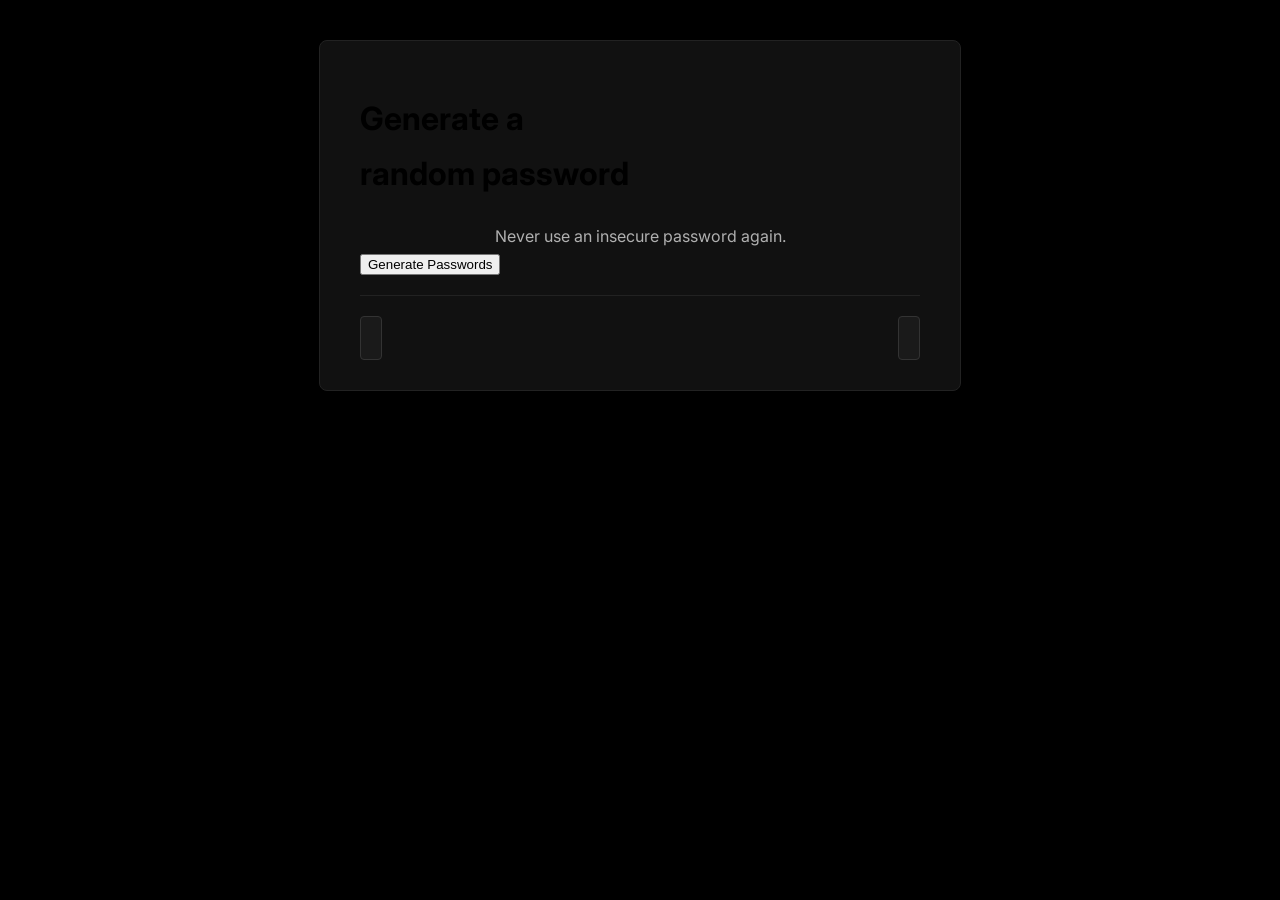
<file: Index.html>
<!-- Head -->
<html>
    <head>
        <meta name="viewport" content="width=device-width, initial-scale=1.0">
        <link rel="stylesheet" href="style.css">

        <!-- Fonts -->
        <link rel="preconnect" href="https://fonts.googleapis.com">
        <link rel="preconnect" href="https://fonts.gstatic.com" crossorigin>
        <link href="https://fonts.googleapis.com/css2?family=Happy+Monkey&family=Karla:wght@600;800&family=Orbitron&display=swap" rel="stylesheet">
        <link rel="preconnect" href="https://fonts.googleapis.com">
        <link rel="preconnect" href="https://fonts.googleapis.com">
        <link rel="preconnect" href="https://fonts.gstatic.com" crossorigin>
        <link href="https://fonts.googleapis.com/css2?family=Happy+Monkey&family=Inter:wght@200;300&family=Karla:wght@600;800&family=Orbitron&display=swap" rel="stylesheet">
    </head>

    <!-- Body -->
    <body>
        <div id="wrapper">

            <!-- Title -->
            <h1>Generate a<br><span>random password</span></h1>
            <p id="description">Never use an insecure password again.</p>

            <!-- Generate Button -->
            <button onclick="generate_password(16)">Generate Passwords</button>
            <hr>

            <!-- Password Output -->
            <div id="container">
                <p id="password_1_el" class="output_display"></p>
                <p id="password_2_el" class="output_display"></p>
            </div>
        </div>
        <script src="script.js"></script>
    </body>
</html>
</file>
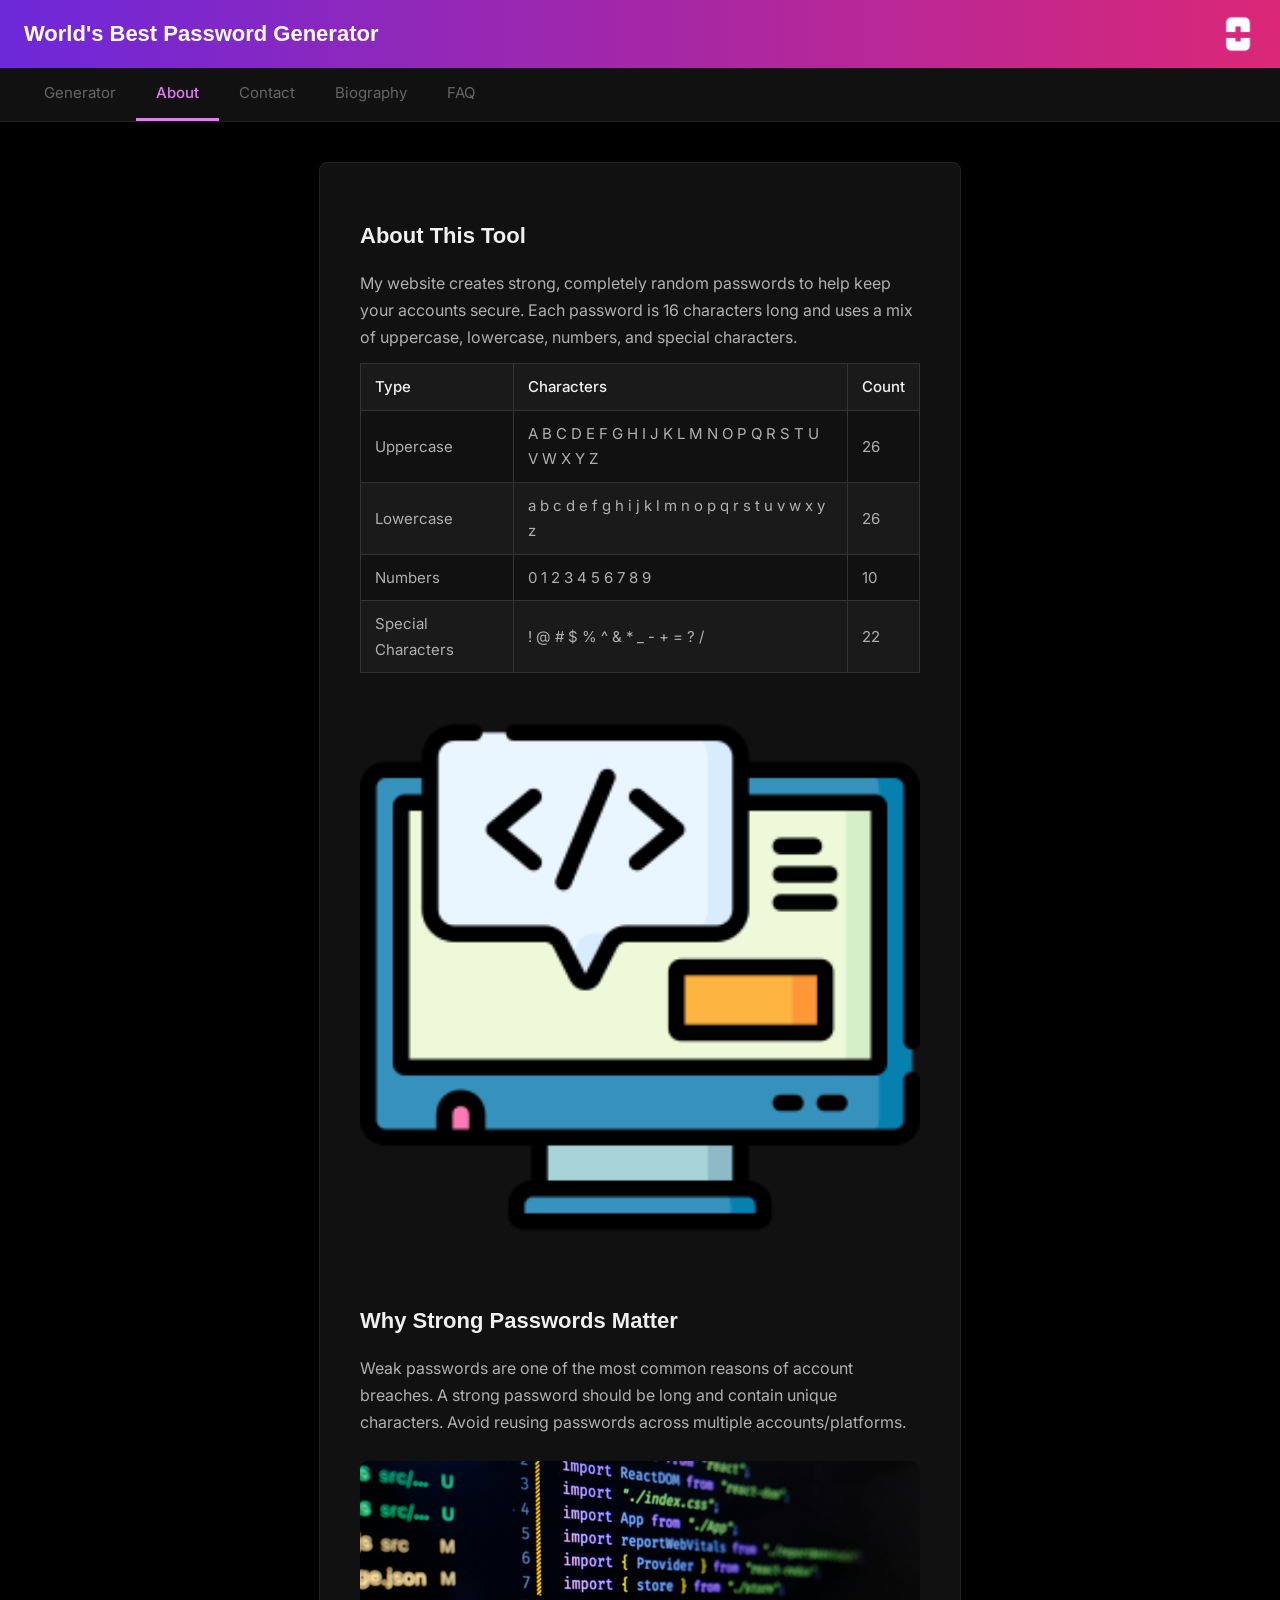
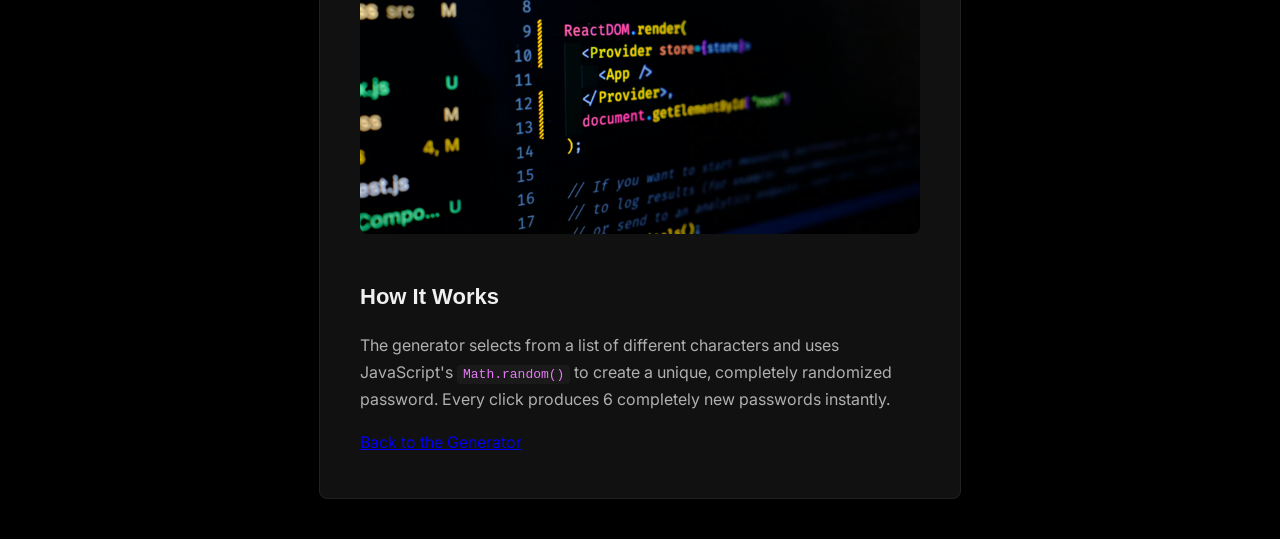
<file: about.html>
<!DOCTYPE html>
<html lang="en">
    <head>
        <meta name="viewport" content="width=device-width, initial-scale=1.0">
        <meta name="description" content="about the website">
        <title>About - Password Generator</title>
        <link rel="stylesheet" href="style.css">

        <!-- Fonts -->
        <link rel="preconnect" href="https://fonts.googleapis.com">
        <link rel="preconnect" href="https://fonts.gstatic.com" crossorigin>
        <link href="https://fonts.googleapis.com/css2?family=Happy+Monkey&family=Karla:wght@600;800&family=Orbitron&display=swap" rel="stylesheet">
        <link rel="preconnect" href="https://fonts.googleapis.com">
        <link rel="preconnect" href="https://fonts.gstatic.com" crossorigin>
        <link href="https://fonts.googleapis.com/css2?family=Happy+Monkey&family=Inter:wght@200;300&family=Karla:wght@600;800&family=Orbitron&display=swap" rel="stylesheet">
    </head>
    <body>
        <div id="banner">
            <a href="index.html"><h1>World's Best Password Generator</h1><img src="Logo.png" alt="Password Generator Logo" id="logo"></a>
        </div>

        <!-- Nav -->
        <nav id="navbar">
            <a href="index.html" class="nav-link">Generator</a>
            <a href="about.html" class="nav-link active">About</a>
            <a href="contact.html" class="nav-link">Contact</a>
            <a href="biography.html" class="nav-link">Biography</a>
            <a href="faq.html" class="nav-link">FAQ</a>
        </nav>

        <!-- Main Content -->
        <div id="wrapper">
            
            <h2 class="page-heading">About This Tool</h2>
            <p class="page-text">My website creates strong, completely random passwords to help keep your accounts secure. Each password is 16 characters long and uses a mix of uppercase, lowercase, numbers, and special characters.</p>
            
            <table class="page-table">
                <thead>
                    <tr>
                        <th>Type</th>
                        <th>Characters</th>
                        <th>Count</th>
                    </tr>
                </thead>
                <tbody>
                    <tr>
                        <td>Uppercase</td>
                        <td>A B C D E F G H I J K L M N O P Q R S T U V W X Y Z</td>
                        <td>26</td>
                    </tr>
                    <tr>
                        <td>Lowercase</td>
                        <td>a b c d e f g h i j k l m n o p q r s t u v w x y z</td>
                        <td>26</td>
                    </tr>
                    <tr>
                        <td>Numbers</td>
                        <td>0 1 2 3 4 5 6 7 8 9</td>
                        <td>10</td>
                    </tr>
                    <tr>
                        <td>Special Characters</td>
                        <td>! @ # $ % ^ & * _ - + = ? /</td>
                        <td>22</td>
                    </tr>
                </tbody>
            </table>

            <img class="page-image" src="code-icon.png" alt="Computer with code icon">

            <h2 class="page-heading">Why Strong Passwords Matter</h2>
            <p class="page-text">Weak passwords are one of the most common reasons of account breaches. A strong password should be long and contain unique characters. Avoid reusing passwords across multiple accounts/platforms.</p>

            <img class="page-image" src="password-security.avif" alt="Code on a screen">

            <h2 class="page-heading">How It Works</h2>
            <p class="page-text">The generator selects from a list of different characters and uses JavaScript's <code>Math.random()</code> to create a unique, completely randomized password. Every click produces 6 completely new passwords instantly.</p>

            <p class="page-text"><a href="index.html">Back to the Generator</a></p>

        </div>

        <script src="script.js"></script>
    </body>
</html>
</file>
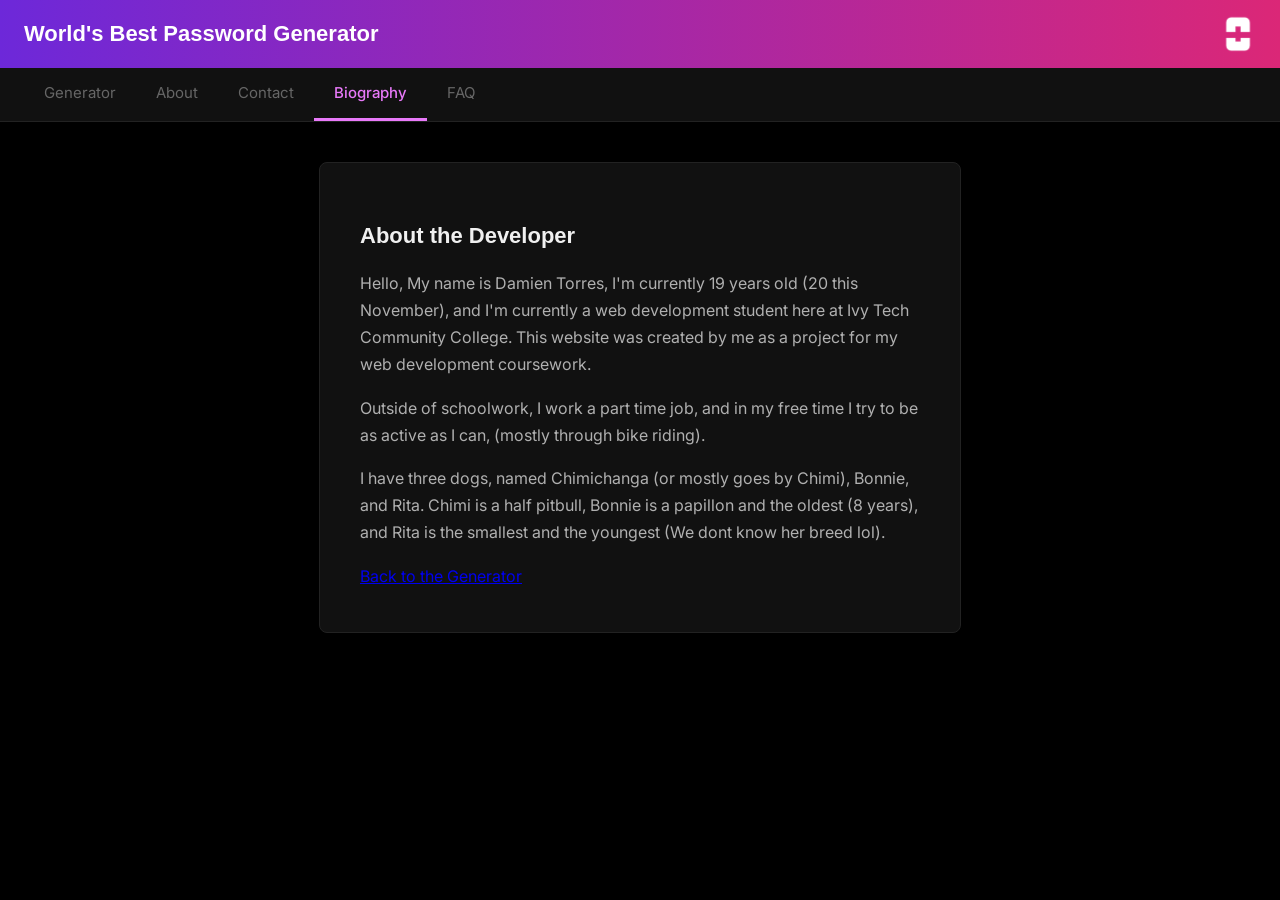
<file: biography.html>
<!DOCTYPE html>
<html lang="en">
    <head>
        <meta name="viewport" content="width=device-width, initial-scale=1.0">
        <meta name="description" content="all about me!">
        <title>Biography - Password Generator</title>
        <link rel="stylesheet" href="style.css">

        <!-- Fonts -->
        <link rel="preconnect" href="https://fonts.googleapis.com">
        <link rel="preconnect" href="https://fonts.gstatic.com" crossorigin>
        <link href="https://fonts.googleapis.com/css2?family=Happy+Monkey&family=Karla:wght@600;800&family=Orbitron&display=swap" rel="stylesheet">
        <link rel="preconnect" href="https://fonts.googleapis.com">
        <link rel="preconnect" href="https://fonts.gstatic.com" crossorigin>
        <link href="https://fonts.googleapis.com/css2?family=Happy+Monkey&family=Inter:wght@200;300&family=Karla:wght@600;800&family=Orbitron&display=swap" rel="stylesheet">
    </head>
    <body>
        <div id="banner">
            <a href="index.html"><h1>World's Best Password Generator</h1><img src="Logo.png" alt="Password Generator Logo" id="logo"></a>
        </div>

        <!-- Nav -->
        <nav id="navbar">
            <a href="index.html" class="nav-link">Generator</a>
            <a href="about.html" class="nav-link">About</a>
            <a href="contact.html" class="nav-link">Contact</a>
            <a href="biography.html" class="nav-link active">Biography</a>
            <a href="faq.html" class="nav-link">FAQ</a>
        </nav>

        <!-- Main Content -->
        <div id="wrapper">

            <h2 class="page-heading">About the Developer</h2>
            <p class="page-text">Hello, My name is Damien Torres, I'm currently 19 years old (20 this November), and I'm currently a web development student here at Ivy Tech Community College. This website was created by me as a project for my web development coursework.</p>

            <p class="page-text">Outside of schoolwork, I work a part time job, and in my free time I try to be as active as I can, (mostly through bike riding).</p>

            <p class="page-text">I have three dogs, named Chimichanga (or mostly goes by Chimi), Bonnie, and Rita. Chimi is a half pitbull, Bonnie is a papillon and the oldest (8 years), and Rita is the smallest and the youngest (We dont know her breed lol).</p>

            <p class="page-text"><a href="index.html">Back to the Generator</a></p>

        </div>

        <script src="script.js"></script>
    </body>
</html>
</file>
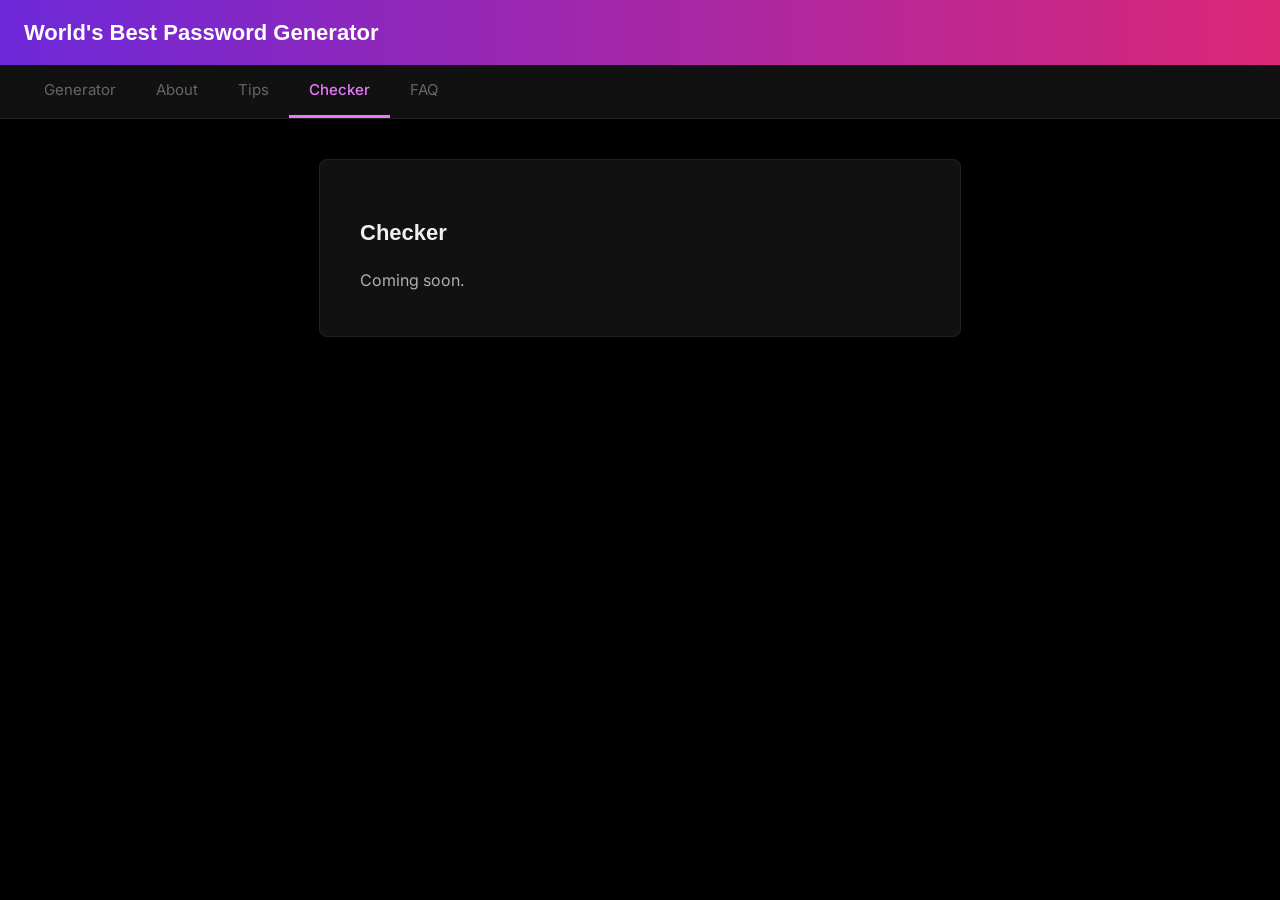
<file: checker.html>
<!-- Head -->
<html>
    <head>
        <meta name="viewport" content="width=device-width, initial-scale=1.0">
        <title>Checker - Password Generator</title>
        <link rel="stylesheet" href="style.css">

        <!-- Fonts -->
        <link rel="preconnect" href="https://fonts.googleapis.com">
        <link rel="preconnect" href="https://fonts.gstatic.com" crossorigin>
        <link href="https://fonts.googleapis.com/css2?family=Happy+Monkey&family=Karla:wght@600;800&family=Orbitron&display=swap" rel="stylesheet">
        <link rel="preconnect" href="https://fonts.googleapis.com">
        <link rel="preconnect" href="https://fonts.gstatic.com" crossorigin>
        <link href="https://fonts.googleapis.com/css2?family=Happy+Monkey&family=Inter:wght@200;300&family=Karla:wght@600;800&family=Orbitron&display=swap" rel="stylesheet">
    </head>

    <!-- Body -->
    <body>

        <!-- Banner -->
        <div id="banner">
            <h1>World's Best Password Generator</h1>
        </div>

        <!-- Nav -->
        <nav id="navbar">
            <a href="index.html" class="nav-link">Generator</a>
            <a href="about.html" class="nav-link">About</a>
            <a href="tips.html" class="nav-link">Tips</a>
            <a href="checker.html" class="nav-link active">Checker</a>
            <a href="faq.html" class="nav-link">FAQ</a>
        </nav>

        <!-- Main Content -->
        <div id="wrapper">
            <h2 class="page-heading">Checker</h2>
            <p class="page-text">Coming soon.</p>
        </div>

        <script src="script.js"></script>
    </body>
</html>
</file>
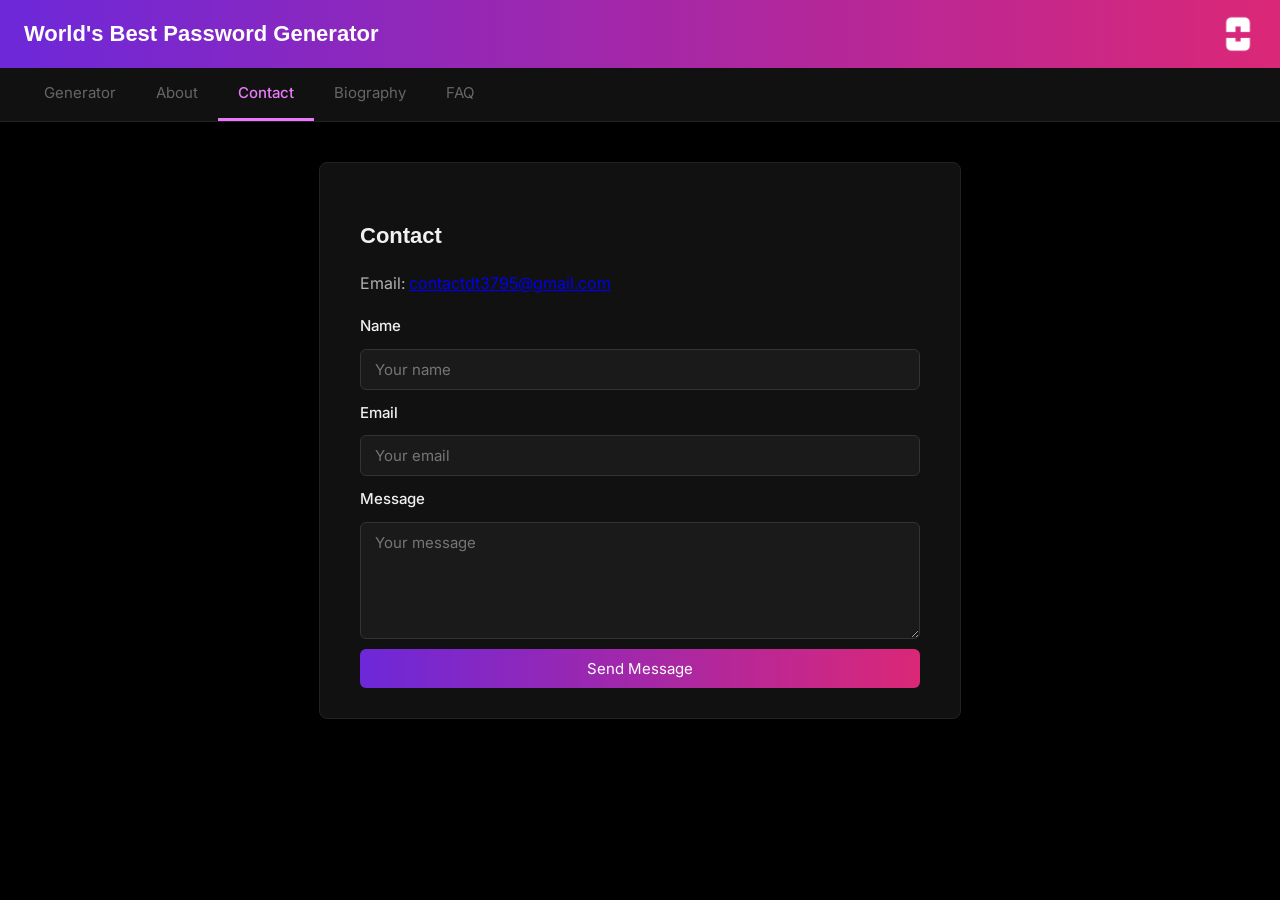
<file: contact.html>
<!DOCTYPE html>
<html lang="en">
    <head>
        <meta name="viewport" content="width=device-width, initial-scale=1.0">
        <meta name="description" content="Contact me!.">
        <title>Contact - Password Generator</title>
        <link rel="stylesheet" href="style.css">
        <!-- Fonts -->
        <link rel="preconnect" href="https://fonts.googleapis.com">
        <link rel="preconnect" href="https://fonts.gstatic.com" crossorigin>
        <link href="https://fonts.googleapis.com/css2?family=Happy+Monkey&family=Karla:wght@600;800&family=Orbitron&display=swap" rel="stylesheet">
        <link rel="preconnect" href="https://fonts.googleapis.com">
        <link rel="preconnect" href="https://fonts.gstatic.com" crossorigin>
        <link href="https://fonts.googleapis.com/css2?family=Happy+Monkey&family=Inter:wght@200;300&family=Karla:wght@600;800&family=Orbitron&display=swap" rel="stylesheet">
    </head>
    <body>
        <div id="banner">
            <a href="index.html"><h1>World's Best Password Generator</h1><img src="Logo.png" alt="Password Generator Logo" id="logo"></a>
        </div>
        <!-- Nav -->
        <nav id="navbar">
            <a href="index.html" class="nav-link">Generator</a>
            <a href="about.html" class="nav-link">About</a>
            <a href="contact.html" class="nav-link active">Contact</a>
            <a href="biography.html" class="nav-link">Biography</a>
            <a href="faq.html" class="nav-link">FAQ</a>
        </nav>
        <!-- Text -->
        <div id="wrapper">
            <h2 class="page-heading">Contact</h2>
            <p class="page-text">Email: <a href="mailto:contactdt3795@gmail.com">contactdt3795@gmail.com</a></p>

            <form id="contact_form">
                <label for="name">Name</label>
                <input type="text" id="name" name="name" placeholder="Your name" required>

                <label for="email">Email</label>
                <input type="email" id="email" name="email" placeholder="Your email" required>

                <label for="message">Message</label>
                <textarea id="message" name="message" rows="5" placeholder="Your message" required></textarea>

                <button type="button" onclick="submitForm()">Send Message</button>
            </form>

            <div id="form_result"></div>
        </div>

        <script src="script.js"></script>
        <script>
            function submitForm() {
                const name = document.getElementById("name").value.trim()
                const email = document.getElementById("email").value.trim()
                const message = document.getElementById("message").value.trim()
                const result = document.getElementById("form_result")

                if (!name || !email || !message) {
                    result.style.display = "block"
                    result.style.backgroundColor = "#2a1a1a"
                    result.style.color = "#f87171"
                    result.textContent = "Please fill enter all information before pressing sending."
                    return
                }

                result.style.display = "block"
                result.style.backgroundColor = "#1a1a2e"
                result.style.color = "#e879f9"
                result.textContent = "Your message has been sent!."

                document.getElementById("contact_form").reset()
            }
        </script>
    </body>
</html>
</file>
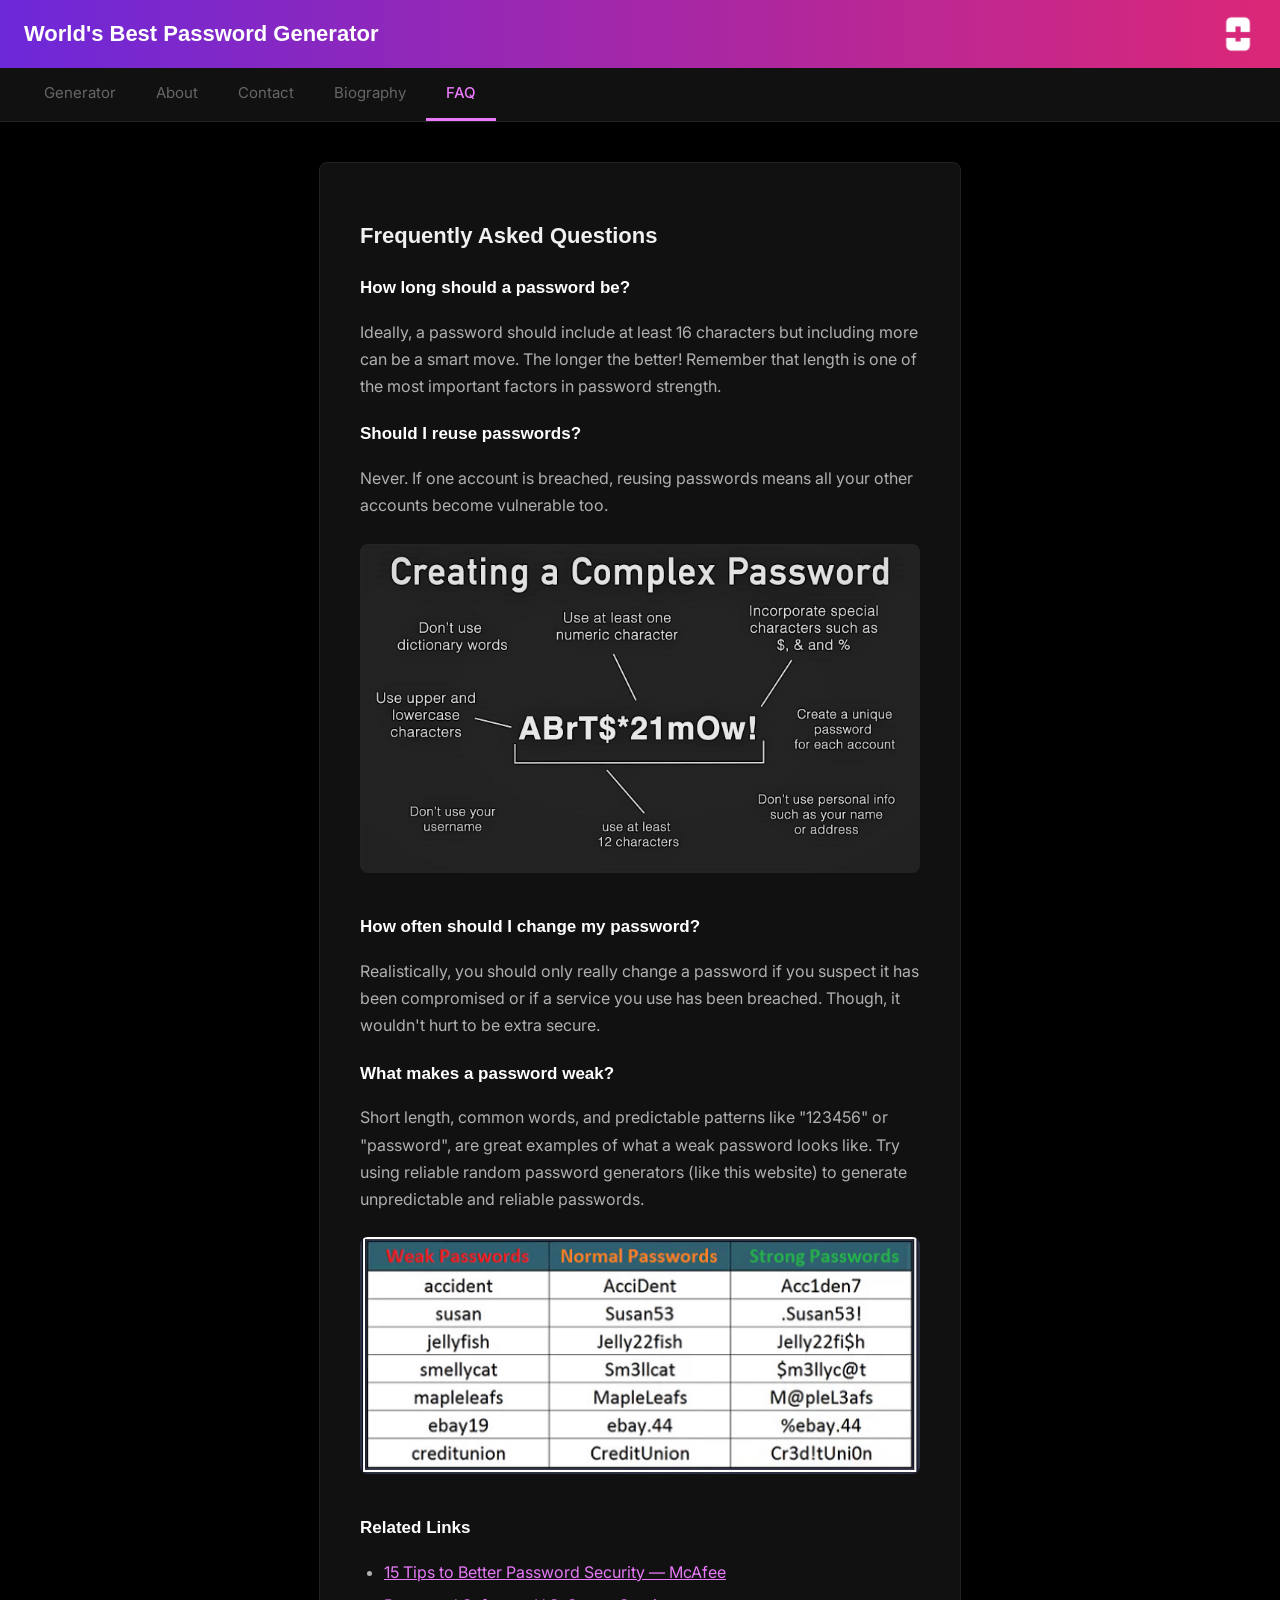
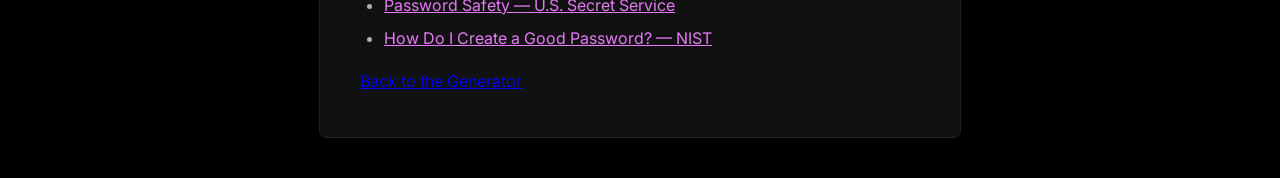
<file: faq.html>
<!DOCTYPE html>
<html lang="en">
    <head>
        <meta name="viewport" content="width=device-width, initial-scale=1.0">
        <meta name="description" content="Frequently asked questions about password security, length, reuse, and best practices.">
        <title>FAQ - Password Generator</title>
        <link rel="stylesheet" href="style.css">

        <!-- Fonts -->
        <link rel="preconnect" href="https://fonts.googleapis.com">
        <link rel="preconnect" href="https://fonts.gstatic.com" crossorigin>
        <link href="https://fonts.googleapis.com/css2?family=Happy+Monkey&family=Karla:wght@600;800&family=Orbitron&display=swap" rel="stylesheet">
        <link rel="preconnect" href="https://fonts.googleapis.com">
        <link rel="preconnect" href="https://fonts.gstatic.com" crossorigin>
        <link href="https://fonts.googleapis.com/css2?family=Happy+Monkey&family=Inter:wght@200;300&family=Karla:wght@600;800&family=Orbitron&display=swap" rel="stylesheet">
    </head>
    <body>
        <div id="banner">
            <a href="index.html"><h1>World's Best Password Generator</h1><img src="Logo.png" alt="Password Generator Logo" id="logo"></a>
        </div>

        <!-- Nav -->
        <nav id="navbar">
            <a href="index.html" class="nav-link">Generator</a>
            <a href="about.html" class="nav-link">About</a>
            <a href="contact.html" class="nav-link">Contact</a>
            <a href="biography.html" class="nav-link">Biography</a>
            <a href="faq.html" class="nav-link active">FAQ</a>
        </nav>

        <!-- Text -->
        <div id="wrapper">

            <h2 class="page-heading">Frequently Asked Questions</h2>

            <h3 class="page-subheading">How long should a password be?</h3>
            <p class="page-text">Ideally, a password should include at least 16 characters but including more can be a smart move. The longer the better! Remember that length is one of the most important factors in password strength.</p>

            <h3 class="page-subheading">Should I reuse passwords?</h3>
            <p class="page-text">Never. If one account is breached, reusing passwords means all your other accounts become vulnerable too.</p>

            <img class="page-image" src="Strong-Password.webp" alt="Creating a complex password">

            <h3 class="page-subheading">How often should I change my password?</h3>
            <p class="page-text">Realistically, you should only really change a password if you suspect it has been compromised or if a service you use has been breached. Though, it wouldn't hurt to be extra secure.</p>

            <h3 class="page-subheading">What makes a password weak?</h3>
            <p class="page-text">Short length, common words, and predictable patterns like "123456" or "password", are great examples of what a weak password looks like. Try using reliable random password generators (like this website) to generate unpredictable and reliable passwords.</p>

            <img class="page-image" src="Strong-Password(1).png" alt="Password examples">

            <h3 class="page-subheading">Related Links </h3>
            <ul class="page-list">
                <li><a href="https://www.mcafee.com/blogs/consumer/family-safety/15-tips-to-better-password-security/" target="_blank">15 Tips to Better Password Security — McAfee</a></li>
                <li><a href="https://www.secretservice.gov/investigations/cyber/password" target="_blank">Password Safety — U.S. Secret Service</a></li>
                <li><a href="https://www.nist.gov/cybersecurity/how-do-i-create-good-password" target="_blank">How Do I Create a Good Password? — NIST</a></li>
            </ul>

            <p class="page-text"><a href="index.html">Back to the Generator</a></p>

        </div>

        <script src="script.js"></script>
    </body>
</html>
</file>
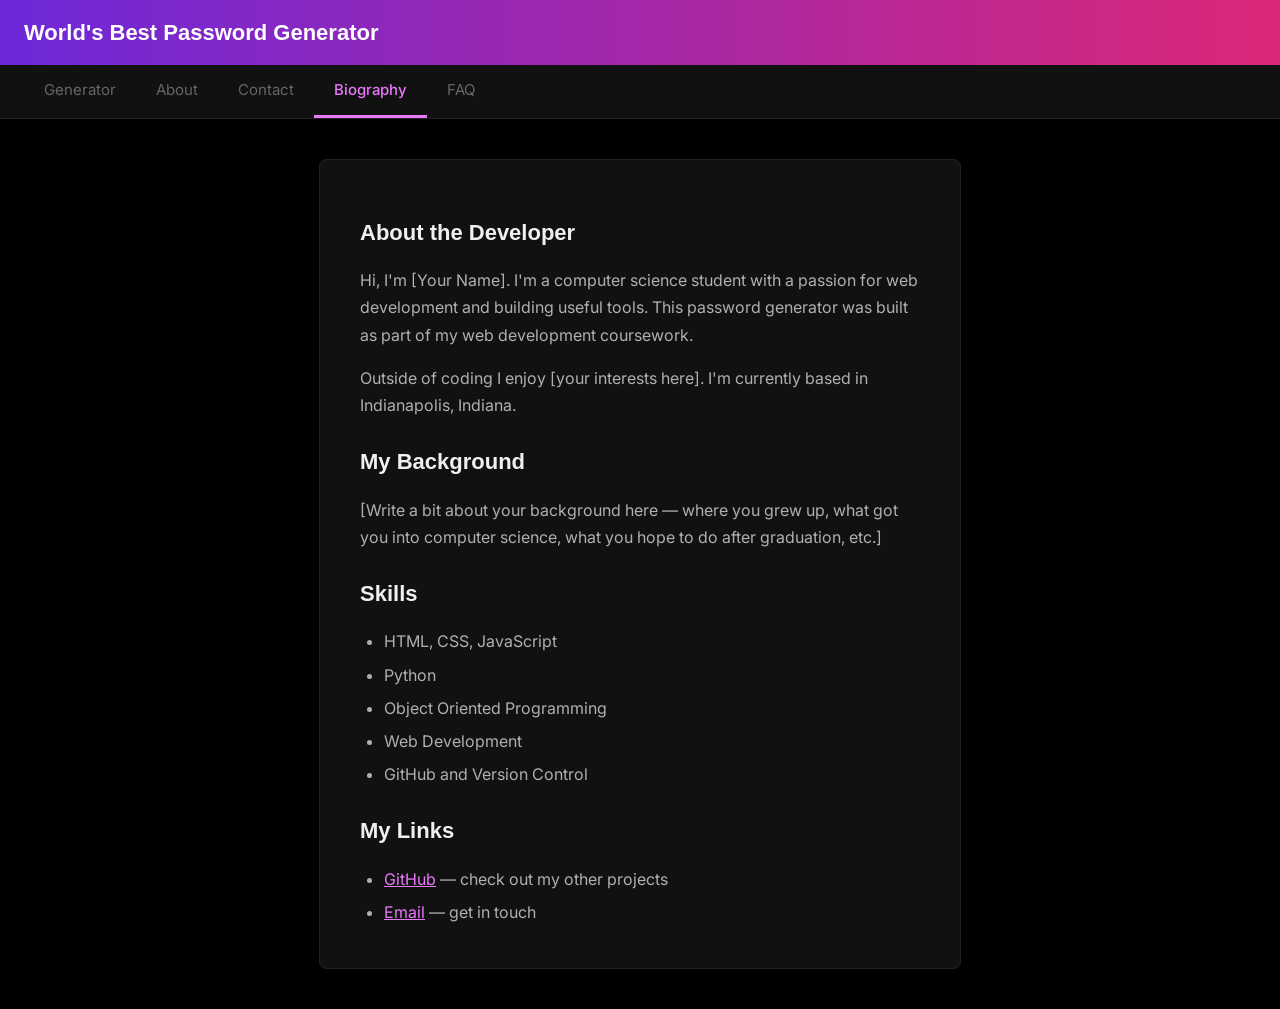
<file: links.html>
<!-- Head -->
<html>
    <head>
        <meta name="viewport" content="width=device-width, initial-scale=1.0">
        <title>Biography - Password Generator</title>
        <link rel="stylesheet" href="style.css">

        <!-- Fonts -->
        <link rel="preconnect" href="https://fonts.googleapis.com">
        <link rel="preconnect" href="https://fonts.gstatic.com" crossorigin>
        <link href="https://fonts.googleapis.com/css2?family=Happy+Monkey&family=Karla:wght@600;800&family=Orbitron&display=swap" rel="stylesheet">
        <link rel="preconnect" href="https://fonts.googleapis.com">
        <link rel="preconnect" href="https://fonts.gstatic.com" crossorigin>
        <link href="https://fonts.googleapis.com/css2?family=Happy+Monkey&family=Inter:wght@200;300&family=Karla:wght@600;800&family=Orbitron&display=swap" rel="stylesheet">
    </head>

    <!-- Body -->
    <body>

        <!-- Banner -->
        <div id="banner">
            <h1>World's Best Password Generator</h1>
        </div>

        <!-- Nav -->
        <nav id="navbar">
            <a href="index.html" class="nav-link">Generator</a>
            <a href="about.html" class="nav-link">About</a>
            <a href="contact.html" class="nav-link">Contact</a>
            <a href="links.html" class="nav-link active">Biography</a>
            <a href="faq.html" class="nav-link">FAQ</a>
        </nav>

        <!-- Main Content -->
        <div id="wrapper">

            <h2 class="page-heading">About the Developer</h2>
            <p class="page-text">Hi, I'm [Your Name]. I'm a computer science student with a passion for web development and building useful tools. This password generator was built as part of my web development coursework.</p>

            <p class="page-text">Outside of coding I enjoy [your interests here]. I'm currently based in Indianapolis, Indiana.</p>

            <h2 class="page-heading">My Background</h2>
            <p class="page-text">[Write a bit about your background here — where you grew up, what got you into computer science, what you hope to do after graduation, etc.]</p>

            <h2 class="page-heading">Skills</h2>
            <ul class="page-list">
                <li>HTML, CSS, JavaScript</li>
                <li>Python</li>
                <li>Object Oriented Programming</li>
                <li>Web Development</li>
                <li>GitHub and Version Control</li>
            </ul>

            <h2 class="page-heading">My Links</h2>
            <ul class="page-list">
                <li><a href="https://github.com/dtorres3795" target="_blank">GitHub</a> — check out my other projects</li>
                <li><a href="mailto:youremail@email.com">Email</a> — get in touch</li>
            </ul>

        </div>

        <script src="script.js"></script>
    </body>
</html>
</file>
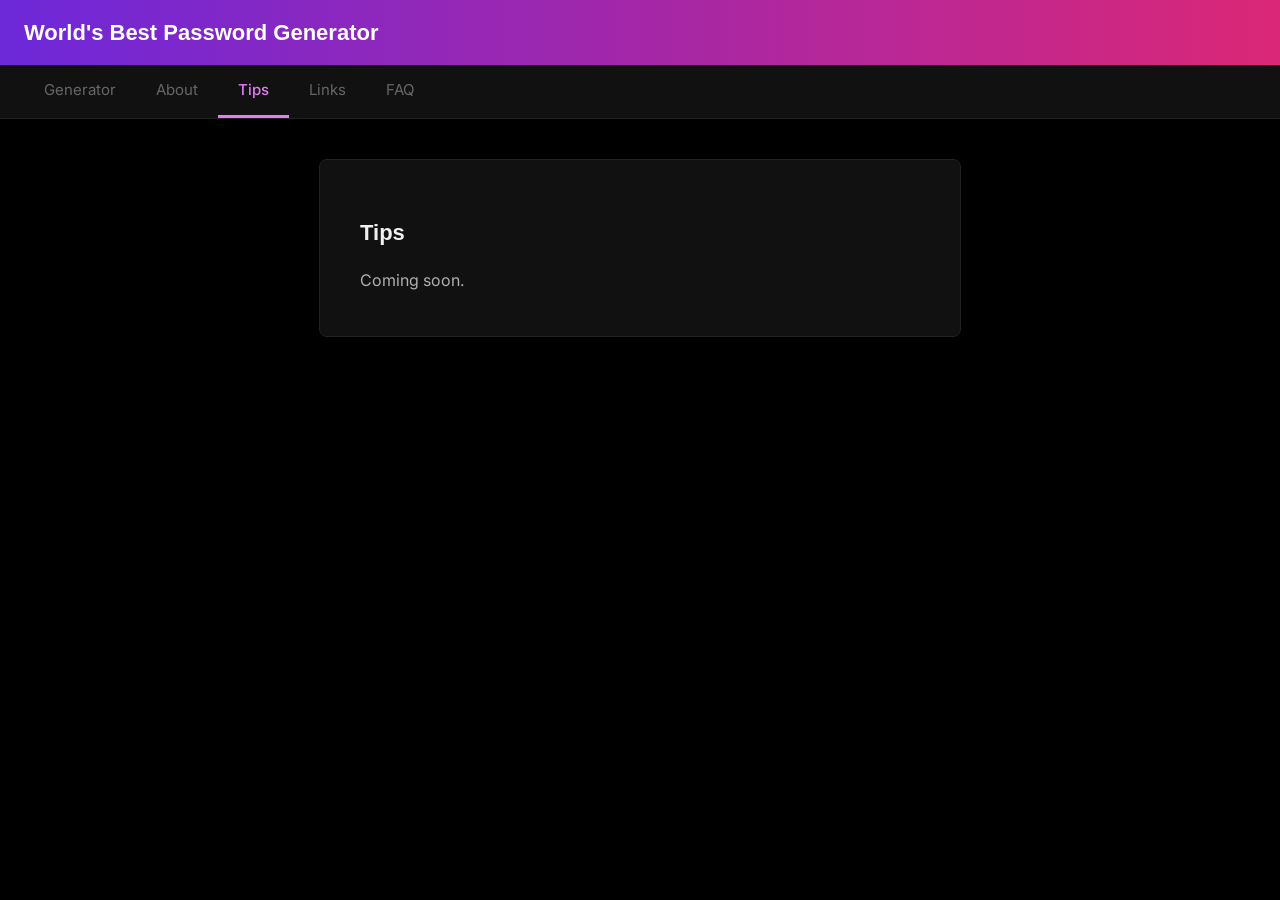
<file: tips.html>
<!-- Head -->
<html>
    <head>
        <meta name="viewport" content="width=device-width, initial-scale=1.0">
        <title>Tips - Password Generator</title>
        <link rel="stylesheet" href="style.css">

        <!-- Fonts -->
        <link rel="preconnect" href="https://fonts.googleapis.com">
        <link rel="preconnect" href="https://fonts.gstatic.com" crossorigin>
        <link href="https://fonts.googleapis.com/css2?family=Happy+Monkey&family=Karla:wght@600;800&family=Orbitron&display=swap" rel="stylesheet">
        <link rel="preconnect" href="https://fonts.googleapis.com">
        <link rel="preconnect" href="https://fonts.gstatic.com" crossorigin>
        <link href="https://fonts.googleapis.com/css2?family=Happy+Monkey&family=Inter:wght@200;300&family=Karla:wght@600;800&family=Orbitron&display=swap" rel="stylesheet">
    </head>

    <!-- Body -->
    <body>

        <!-- Banner -->
        <div id="banner">
            <h1>World's Best Password Generator</h1>
        </div>

        <!-- Nav -->
        <nav id="navbar">
            <a href="index.html" class="nav-link">Generator</a>
            <a href="about.html" class="nav-link">About</a>
            <a href="tips.html" class="nav-link active">Tips</a>
            <a href="links.html" class="nav-link">Links</a>
            <a href="faq.html" class="nav-link">FAQ</a>
        </nav>

        <!-- Main Content -->
        <div id="wrapper">
            <h2 class="page-heading">Tips</h2>
            <p class="page-text">Coming soon.</p>
        </div>

        <script src="script.js"></script>
    </body>
</html>
</file>
<file: style.css>
body {
    margin: 0;
    background-color: #000000;
    font-family: 'Inter', sans-serif;
    line-height: 1.7;
}

#banner {
    background: linear-gradient(to right, #6d28d9, #db2777);
    padding: 14px 24px;
}

#banner a {
    text-decoration: none;
    display: flex;
    align-items: center;
    justify-content: space-between;
}

#logo {
    height: 40px;
    width: auto;
    filter: brightness(0) invert(1);
}

#banner h1 {
    color: white;
    font-family: 'Lucida Sans', sans-serif;
    font-size: 22px;
    margin: 0;
}

#navbar {
    display: flex;
    background-color: #111111;
    padding: 0 24px;
    border-bottom: 1px solid #222222;
    flex-wrap: wrap;
}

.nav-link {
    font-family: 'Inter', sans-serif;
    font-size: 15px;
    color: #666666;
    text-decoration: none;
    border-bottom: 3px solid transparent;
    padding: 12px 20px;
}

.nav-link.active {
    color: #e879f9;
    border-bottom: 3px solid #e879f9;
    font-weight: 500;
}

.nav-link:hover {
    color: white;
}

#wrapper {
    max-width: 560px;
    margin: 40px auto;
    background-color: #111111;
    border: 1px solid #222222;
    border-radius: 8px;
    padding: 30px 40px;
}

.page-heading {
    color: #f0f0f0;
    font-family: 'Lucida Sans', sans-serif;
    font-size: 22px;
    margin-top: 24px;
    margin-bottom: 8px;
}

.page-subheading {
    color: #ffffff;
    font-family: 'Lucida Sans', sans-serif;
    font-size: 17px;
    margin-top: 20px;
    margin-bottom: 4px;
}

.page-text {
    font-size: 16px;
    line-height: 1.7;
    color: #b0b0b0;
    margin-bottom: 12px;
}

.page-image {
    width: 100%;
    border-radius: 8px;
    margin: 12px 0;
}

.page-list {
    font-size: 16px;
    line-height: 1.7;
    color: #b0b0b0;
    padding-left: 24px;
    margin-bottom: 12px;
}

.page-list li {
    margin-bottom: 6px;
}

.page-list a {
    color: #e879f9;
}

.page-list a:hover {
    color: white;
}

code {
    background-color: #1a1a1a;
    color: #e879f9;
    padding: 2px 6px;
    border-radius: 4px;
    font-size: 13px;
}

#description {
    text-align: center;
    font-size: 16px;
    margin-bottom: 4px;
    color: #b0b0b0;
}

#arrow {
    text-align: center;
    font-size: 28px;
    color: #db2777;
    margin-bottom: 12px;
}

#button_container {
    display: flex;
    justify-content: center;
}

#button_container button {
    font-family: 'Inter', sans-serif;
    color: white;
    background: linear-gradient(to right, #6d28d9, #db2777);
    font-size: 18px;
    padding: 12px 40px;
    border: none;
    border-radius: 50px;
    cursor: pointer;
}

#button_container button:hover {
    opacity: 0.85;
}

hr {
    margin: 20px 0;
    border: none;
    border-top: 1px solid #222222;
}

#output_label {
    font-size: 14px;
    margin-bottom: 8px;
    color: #999999;
}

#container {
    display: flex;
    justify-content: space-between;
    gap: 10px;
}

.column {
    display: flex;
    flex-direction: column;
    gap: 10px;
    flex: 1;
}

.output_display {
    display: flex;
    align-items: center;
    background-color: #1a1a1a;
    border: 1px solid #333333;
    padding: 6px 10px;
    margin: 0;
    border-radius: 4px;
    color: #e879f9;
    font-size: 13px;
    min-height: 30px;
    word-break: break-all;
}

#contact_form {
    display: flex;
    flex-direction: column;
    gap: 10px;
    margin-top: 16px;
}

#contact_form label {
    font-size: 15px;
    color: #f0f0f0;
    font-weight: 500;
}

#contact_form input,
#contact_form textarea {
    font-family: 'Inter', sans-serif;
    font-size: 15px;
    padding: 10px 14px;
    border: 1px solid #333333;
    border-radius: 6px;
    background-color: #1a1a1a;
    color: #f0f0f0;
    width: 100%;
    box-sizing: border-box;
}

#contact_form button {
    font-family: 'Inter', sans-serif;
    color: white;
    background: linear-gradient(to right, #6d28d9, #db2777);
    border: none;
    border-radius: 6px;
    padding: 10px;
    font-size: 15px;
    cursor: pointer;
    width: 100%;
}

#contact_form button:hover {
    opacity: 0.85;
}

#form_result {
    margin-top: 16px;
    font-size: 15px;
    font-weight: 500;
    padding: 12px;
    border-radius: 6px;
    display: none;
}

.form_success {
    background-color: #1a1a2e;
    color: #e879f9;
    display: block !important;
}

.page-table {
    width: 100%;
    border-collapse: collapse;
    margin: 12px 0;
    font-size: 15px;
    color: #b0b0b0;
}

.page-table th {
    background-color: #1a1a1a;
    color: #f0f0f0;
    text-align: left;
    padding: 10px 14px;
    border: 1px solid #333333;
    font-weight: 500;
}

.page-table td {
    padding: 10px 14px;
    border: 1px solid #333333;
}

.page-table tbody tr:nth-child(even) {
    background-color: #1a1a1a;
}

#easter_egg {
    display: none;
    position: fixed;
    bottom: 20px;
    left: 0;
    width: 100%;
    height: 120px;
    pointer-events: none;
    z-index: 999;
}

#skeleton {
    position: absolute;
    height: 120px;
    width: auto;
    animation: run_across 3s linear forwards;
}

@keyframes run_across {
    from { left: -150px; }
    to { left: 110%; }
}

@media (max-width: 600px) {
    #wrapper {
        margin: 16px;
        padding: 20px;
    }

    #banner h1 {
        font-size: 16px;
    }

    .nav-link {
        font-size: 13px;
        padding: 10px 12px;
    }

    #container {
        flex-direction: column;
    }

    .output_display {
        font-size: 11px;
    }
}
</file>
